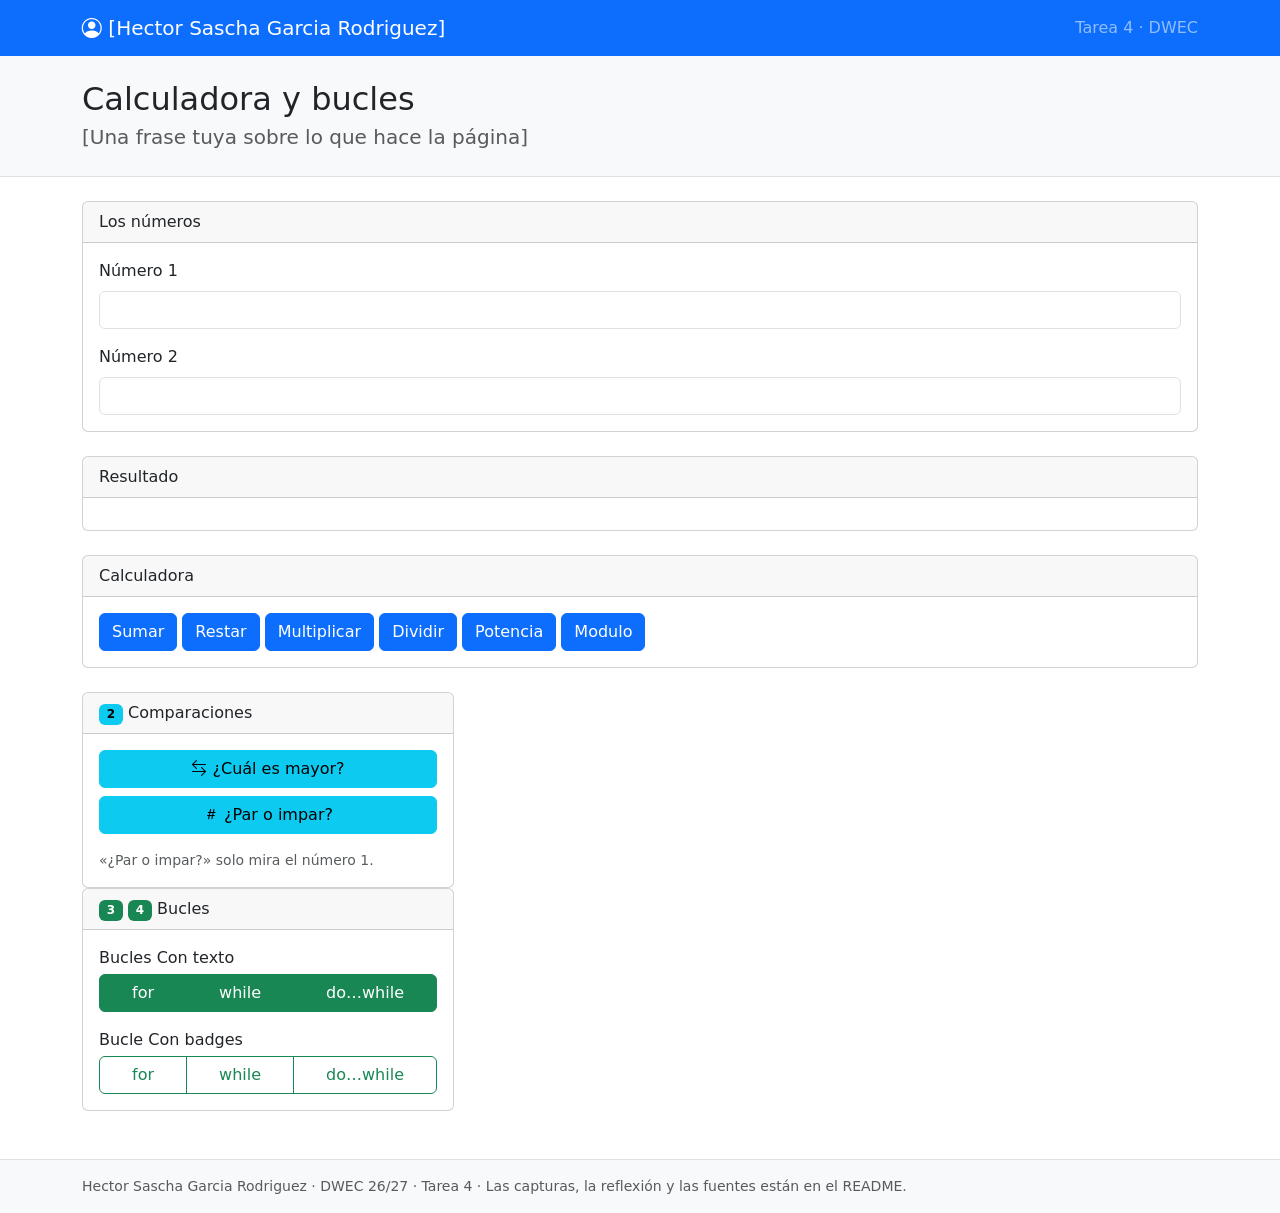
<file: index.html>
<!DOCTYPE html>
<html lang="es">
<head>
  <meta charset="UTF-8">
  <meta name="viewport" content="width=device-width, initial-scale=1">

  <title>Calculadora y bucles · [Hector Sascha Garcia Rodriguez]</title>

  <!-- CSS de Bootstrap -->
  <link href="https://cdn.jsdelivr.net/npm/bootstrap@5.3.8/dist/css/bootstrap.min.css" rel="stylesheet">
  <!-- Iconos de Bootstrap -->
  <link href="https://cdn.jsdelivr.net/npm/bootstrap-icons@1.13.1/font/bootstrap-icons.min.css" rel="stylesheet">
</head>
<body>


  <!-- NAVBAR con tu nombre -->
  <nav class="navbar bg-primary" data-bs-theme="dark">
    <div class="container">
      <span class="navbar-brand"><i class="bi bi-person-circle"></i> [Hector Sascha Garcia Rodriguez]</span>
      <span class="navbar-text">Tarea 4 · DWEC</span>
    </div>
  </nav>

  <!-- CABECERA -->
  <header class="bg-body-tertiary border-bottom py-4 mb-4">
    <div class="container">
      <h1 class="h2 mb-1">Calculadora y bucles</h1>
      <p class="lead mb-0 text-body-secondary">[Una frase tuya sobre lo que hace la página]</p>
    </div>
  </header>

  <main class="container mb-5">



    <section class="card mb-4">
      <div class="card-header">Los números</div>
      <div class="card-body">
        <label for="numero1" class="form-label">Número 1</label>
        <input type="number" id="numero1" class="form-control mb-3">
        <label for="numero2" class="form-label">Número 2</label>
        <input type="number" id="numero2" class="form-control">
      </div>
    </section>

    <!-- RESULTADO. Aquí escriben mostrar(), anadirLinea() y anadirBadge(). No cambies el id -->
    <section class="card mb-4">
      <div class="card-header">Resultado</div>
      <div class="card-body">
        <div id="salida"></div>
      </div>
    </section>

    <!-- EJERCICIO 1 · Calculadora -->
    <section class="card mb-4">
      <div class="card-header">Calculadora</div>
      <div class="card-body">
        <!-- Cada botón llama con onclick a su función de js/app.js, como en la tarea 3 -->
        <button type="button" class="btn btn-primary" onclick="sumar()">Sumar</button>
        <button type="button" class="btn btn-primary" onclick="restar()">Restar</button>
        <button type="button" class="btn btn-primary" onclick="multiplicar()">Multiplicar</button>
        <button type="button" class="btn btn-primary" onclick="dividir()">Dividir</button>
        <button type="button" class="btn btn-primary" onclick="potencia()">Potencia</button>
        <button type="button" class="btn btn-primary" onclick="modulo()">Modulo</button>
        <!-- TODO: los botones Restar, Multiplicar, Dividir, Potencia y Módulo:
                   restar(), multiplicar(), dividir(), potencia() y modulo() -->
      </div>
    </section>
    


                   <div class="col-12 col-md-6 col-lg-4">
      <section class="card h-100">
        <div class="card-header"><span class="badge text-bg-info">2</span> Comparaciones</div>
        <div class="card-body">
          <div class="d-grid gap-2">
            <button type="button" class="btn btn-info" onclick="cualEsMayor()"><i class="bi bi-arrow-left-right"></i> ¿Cuál es mayor?</button>
            <button type="button" class="btn btn-info" onclick="parOImpar()"><i class="bi bi-hash"></i> ¿Par o impar?</button>
          </div>
          <div class="form-text mt-3">«¿Par o impar?» solo mira el número 1.</div>
        </div>
      </section>
    </div>


               <div class="col-12 col-md-6 col-lg-4">
      <section class="card h-100">
        <div class="card-header">
          <span class="badge text-bg-success">3</span> <span class="badge text-bg-success">4</span> Bucles
        </div>
        <div class="card-body">
          <p class="mb-1">Bucles Con texto</p>
          <div class="btn-group w-100 mb-3" role="group" aria-label="Bucles con texto">
            <button type="button" class="btn btn-success" onclick="bucleFor()">for</button>
            <button type="button" class="btn btn-success" onclick="bucleWhile()">while</button>
            <button type="button" class="btn btn-success" onclick="bucleDoWhile()">do…while</button>
          </div>
          <p class="mb-1">Bucle Con badges
            
          </p>
          <div class="btn-group w-100" role="group" aria-label="Bucles con badges">
            <button type="button" class="btn btn-outline-success" onclick="badgesFor()">for</button>
            <button type="button" class="btn btn-outline-success" onclick="badgesWhile()">while</button>
            <button type="button" class="btn btn-outline-success" onclick="badgesDoWhile()">do…while</button>
          </div>
        </div>
      </section>
    </div>

  </div>
</main>

  </main>

  <footer class="bg-body-tertiary border-top py-3">
    <div class="container small text-body-secondary">
      Hector Sascha Garcia Rodriguez · DWEC 26/27 · Tarea 4 · Las capturas, la reflexión y las fuentes están en el README.
    </div>
  </footer>

  <!-- JS de Bootstrap, las funciones de ayuda y, después, tu JavaScript. Este orden importa -->
  <script src="https://cdn.jsdelivr.net/npm/bootstrap@5.3.8/dist/js/bootstrap.bundle.min.js"></script>
  <script src="js/ayudas.js"></script>
  <script src="js/app.js"></script>
</body>
</html>
</file>
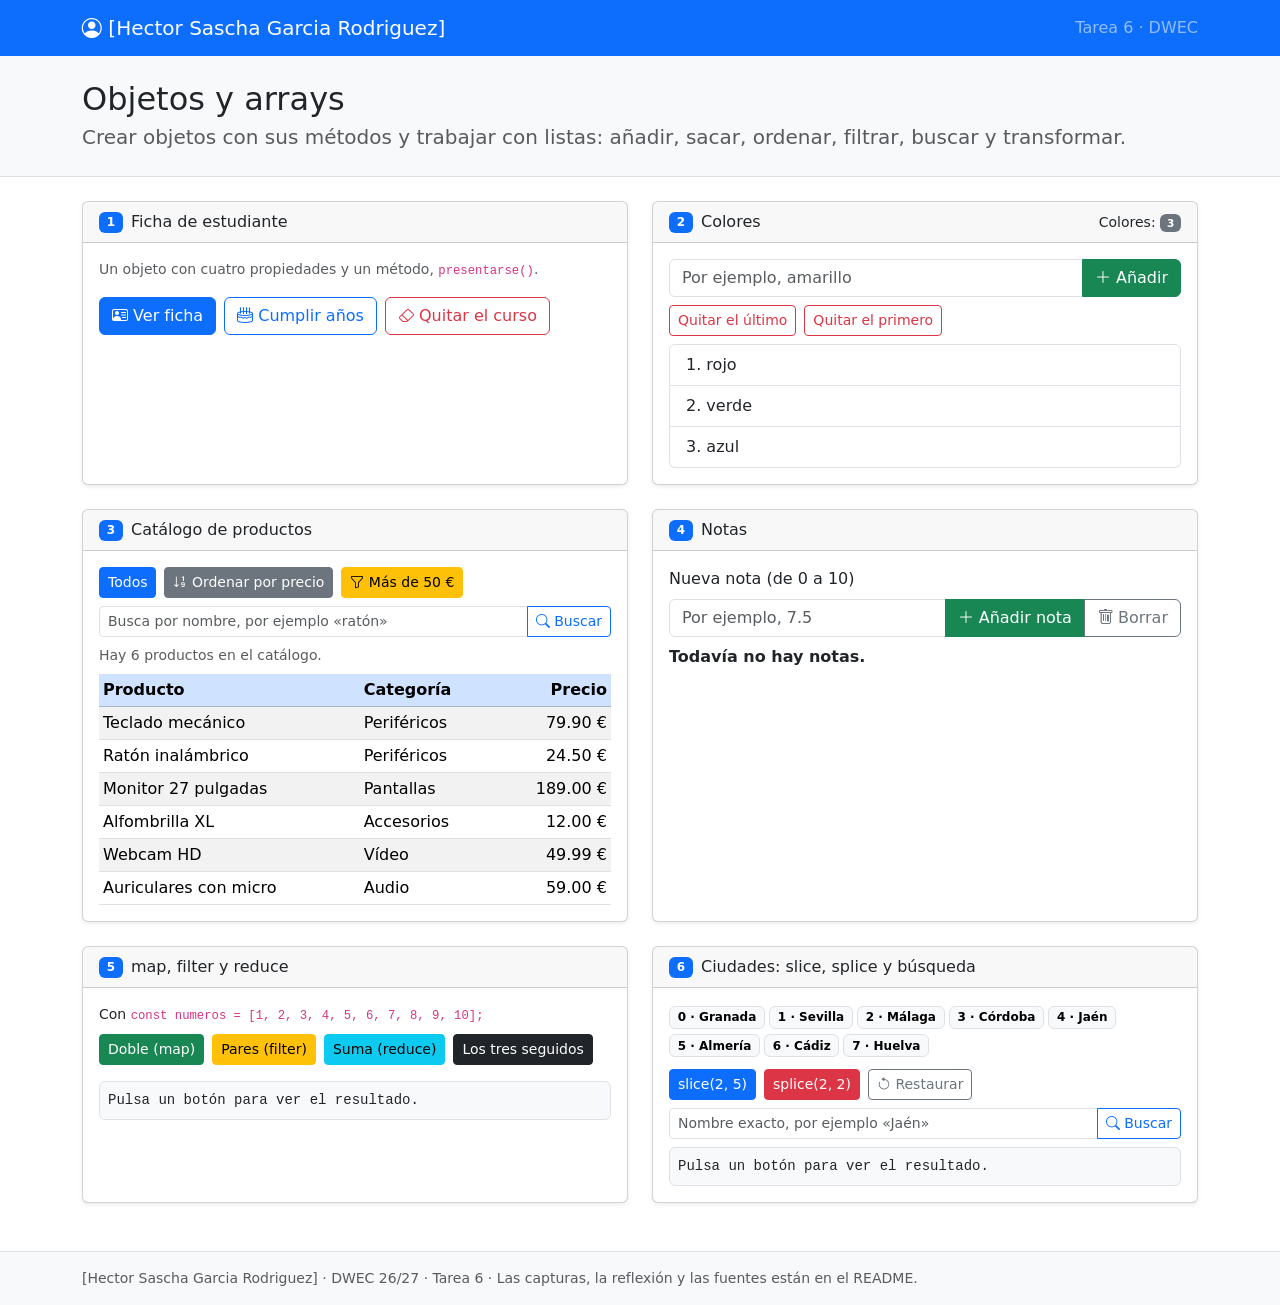
<file: TareaTema6/index.html>
<!DOCTYPE html>
<html lang="es">
<head>
  <meta charset="UTF-8">
  <meta name="viewport" content="width=device-width, initial-scale=1">

  <title>Objetos y arrays · [Hector Sascha Garcia Rodriguez]</title>

  <!-- CSS de Bootstrap -->
  <link href="https://cdn.jsdelivr.net/npm/bootstrap@5.3.8/dist/css/bootstrap.min.css" rel="stylesheet">
  <!-- Iconos de Bootstrap -->
  <link href="https://cdn.jsdelivr.net/npm/bootstrap-icons@1.13.1/font/bootstrap-icons.min.css" rel="stylesheet">
  <!-- Tu JavaScript. Con defer, espera a que se lea todo el HTML antes de ejecutarse: no lo quites -->
  <script src="js/app.js" defer></script>
</head>
<body>

  <!--
    PLANTILLA DE LA TAREA 6
    · El HTML ya está hecho: seis tarjetas, una por ejercicio. Tu trabajo está en js/app.js.
    · No cambies los id que usa el JavaScript (#salida1, #listaColores, #tablaProductos, #notas...)
      ni el onclick de los botones. Si quieres mejorar el aspecto con Bootstrap, adelante, pero manteniéndolos.
    · Todo lo que va entre [corchetes] es un hueco: sustitúyelo por lo tuyo.
  -->

  <!-- NAVBAR con tu nombre -->
  <nav class="navbar bg-primary" data-bs-theme="dark">
    <div class="container">
      <span class="navbar-brand"><i class="bi bi-person-circle"></i> [Hector Sascha Garcia Rodriguez]</span>
      <span class="navbar-text">Tarea 6 · DWEC</span>
    </div>
  </nav>

  <!-- CABECERA -->
  <header class="bg-body-tertiary border-bottom py-4 mb-4">
    <div class="container">
      <h1 class="h2 mb-1">Objetos y arrays</h1>
      <p class="lead mb-0 text-body-secondary">Crear objetos con sus métodos y trabajar con listas: añadir, sacar, ordenar, filtrar, buscar y transformar.</p>
    </div>
  </header>

  <main class="container mb-5">
    <div class="row g-4">

      <!-- EJERCICIO 1 -->
      <div class="col-12 col-lg-6">
        <section class="card h-100 shadow-sm">
          <div class="card-header d-flex align-items-center gap-2">
            <span class="badge text-bg-primary">1</span> Ficha de estudiante
          </div>
          <div class="card-body">
            <p class="small text-body-secondary">Un objeto con cuatro propiedades y un método, <code>presentarse()</code>.</p>
            <div class="d-flex flex-wrap gap-2 mb-3">
              <button type="button" class="btn btn-primary" onclick="verFicha()"><i class="bi bi-person-vcard"></i> Ver ficha</button>
              <button type="button" class="btn btn-outline-primary" onclick="cumplirAnios()"><i class="bi bi-cake2"></i> Cumplir años</button>
              <button type="button" class="btn btn-outline-danger" onclick="quitarCurso()"><i class="bi bi-eraser"></i> Quitar el curso</button>
            </div>
            <div id="salida1"></div>
          </div>
        </section>
      </div>

      <!-- EJERCICIO 2 -->
      <div class="col-12 col-lg-6">
        <section class="card h-100 shadow-sm">
          <div class="card-header d-flex align-items-center gap-2">
            <span class="badge text-bg-primary">2</span> Colores
            <span class="ms-auto small">Colores: <span id="totalColores" class="badge text-bg-secondary">0</span></span>
          </div>
          <div class="card-body">
            <div class="input-group mb-2">
              <input type="text" id="color" class="form-control" placeholder="Por ejemplo, amarillo">
              <button type="button" class="btn btn-success" onclick="anadirColor()"><i class="bi bi-plus-lg"></i> Añadir</button>
            </div>
            <div class="d-flex flex-wrap gap-2 mb-2">
              <button type="button" class="btn btn-outline-danger btn-sm" onclick="quitarUltimo()">Quitar el último</button>
              <button type="button" class="btn btn-outline-danger btn-sm" onclick="quitarPrimero()">Quitar el primero</button>
            </div>
            <p id="aviso2" class="text-danger small mb-2 d-none"></p>
            <ol id="listaColores" class="list-group list-group-numbered"></ol>
          </div>
        </section>
      </div>

      <!-- EJERCICIO 3 -->
      <div class="col-12 col-lg-6">
        <section class="card h-100 shadow-sm">
          <div class="card-header d-flex align-items-center gap-2">
            <span class="badge text-bg-primary">3</span> Catálogo de productos
          </div>
          <div class="card-body">
            <div class="d-flex flex-wrap gap-2 mb-2">
              <button type="button" class="btn btn-primary btn-sm" onclick="mostrarProductos()">Todos</button>
              <button type="button" class="btn btn-secondary btn-sm" onclick="ordenarPorPrecio()"><i class="bi bi-sort-numeric-down"></i> Ordenar por precio</button>
              <button type="button" class="btn btn-warning btn-sm" onclick="filtrarCaros()"><i class="bi bi-funnel"></i> Más de 50 €</button>
            </div>
            <div class="input-group input-group-sm mb-2">
              <input type="text" id="buscarProducto" class="form-control" placeholder="Busca por nombre, por ejemplo «ratón»">
              <button type="button" class="btn btn-outline-primary" onclick="buscarProducto()"><i class="bi bi-search"></i> Buscar</button>
            </div>
            <p id="mensaje3" class="small text-body-secondary mb-2"></p>
            <div class="table-responsive">
              <table class="table table-sm table-striped align-middle mb-0">
                <thead class="table-primary">
                  <tr><th scope="col">Producto</th><th scope="col">Categoría</th><th scope="col" class="text-end">Precio</th></tr>
                </thead>
                <tbody id="tablaProductos"></tbody>
              </table>
            </div>
          </div>
        </section>
      </div>

      <!-- EJERCICIO 4 -->
      <div class="col-12 col-lg-6">
        <section class="card h-100 shadow-sm">
          <div class="card-header d-flex align-items-center gap-2">
            <span class="badge text-bg-primary">4</span> Notas
          </div>
          <div class="card-body">
            <label for="nota" class="form-label">Nueva nota (de 0 a 10)</label>
            <div class="input-group mb-2">
              <input type="number" id="nota" class="form-control" min="0" max="10" step="0.25" placeholder="Por ejemplo, 7.5">
              <button type="button" class="btn btn-success" onclick="anadirNota()"><i class="bi bi-plus-lg"></i> Añadir nota</button>
              <button type="button" class="btn btn-outline-secondary" onclick="borrarNotas()"><i class="bi bi-trash"></i> Borrar</button>
            </div>
            <p id="error4" class="text-danger small mb-2 d-none"></p>
            <div id="notas" class="mb-2"></div>
            <p id="media" class="fw-semibold mb-0"></p>
          </div>
        </section>
      </div>

      <!-- EJERCICIO 5 -->
      <div class="col-12 col-lg-6">
        <section class="card h-100 shadow-sm">
          <div class="card-header d-flex align-items-center gap-2">
            <span class="badge text-bg-primary">5</span> map, filter y reduce
          </div>
          <div class="card-body">
            <p class="small mb-2">Con <code>const numeros = [1, 2, 3, 4, 5, 6, 7, 8, 9, 10];</code></p>
            <div class="d-flex flex-wrap gap-2 mb-3">
              <button type="button" class="btn btn-success btn-sm" onclick="verDobles()">Doble (map)</button>
              <button type="button" class="btn btn-warning btn-sm" onclick="verPares()">Pares (filter)</button>
              <button type="button" class="btn btn-info btn-sm" onclick="verSuma()">Suma (reduce)</button>
              <button type="button" class="btn btn-dark btn-sm" onclick="verCadena()">Los tres seguidos</button>
            </div>
            <div id="salida5" class="bg-body-tertiary border rounded p-2 small font-monospace">Pulsa un botón para ver el resultado.</div>
          </div>
        </section>
      </div>

      <!-- EJERCICIO 6 -->
      <div class="col-12 col-lg-6">
        <section class="card h-100 shadow-sm">
          <div class="card-header d-flex align-items-center gap-2">
            <span class="badge text-bg-primary">6</span> Ciudades: slice, splice y búsqueda
          </div>
          <div class="card-body">
            <div id="ciudades" class="mb-2"></div>
            <div class="d-flex flex-wrap gap-2 mb-2">
              <button type="button" class="btn btn-primary btn-sm" onclick="verSlice()">slice(2, 5)</button>
              <button type="button" class="btn btn-danger btn-sm" onclick="hacerSplice()">splice(2, 2)</button>
              <button type="button" class="btn btn-outline-secondary btn-sm" onclick="restaurarCiudades()"><i class="bi bi-arrow-counterclockwise"></i> Restaurar</button>
            </div>
            <div class="input-group input-group-sm mb-2">
              <input type="text" id="buscarCiudad" class="form-control" placeholder="Nombre exacto, por ejemplo «Jaén»">
              <button type="button" class="btn btn-outline-primary" onclick="buscarCiudad()"><i class="bi bi-search"></i> Buscar</button>
            </div>
            <div id="salida6" class="bg-body-tertiary border rounded p-2 small font-monospace">Pulsa un botón para ver el resultado.</div>
          </div>
        </section>
      </div>

    </div>
  </main>

  <footer class="bg-body-tertiary border-top py-3">
    <div class="container small text-body-secondary">
      [Hector Sascha Garcia Rodriguez] · DWEC 26/27 · Tarea 6 · Las capturas, la reflexión y las fuentes están en el README.
    </div>
  </footer>

  <!-- JS de Bootstrap -->
  <script src="https://cdn.jsdelivr.net/npm/bootstrap@5.3.8/dist/js/bootstrap.bundle.min.js"></script>
</body>
</html>
</file>
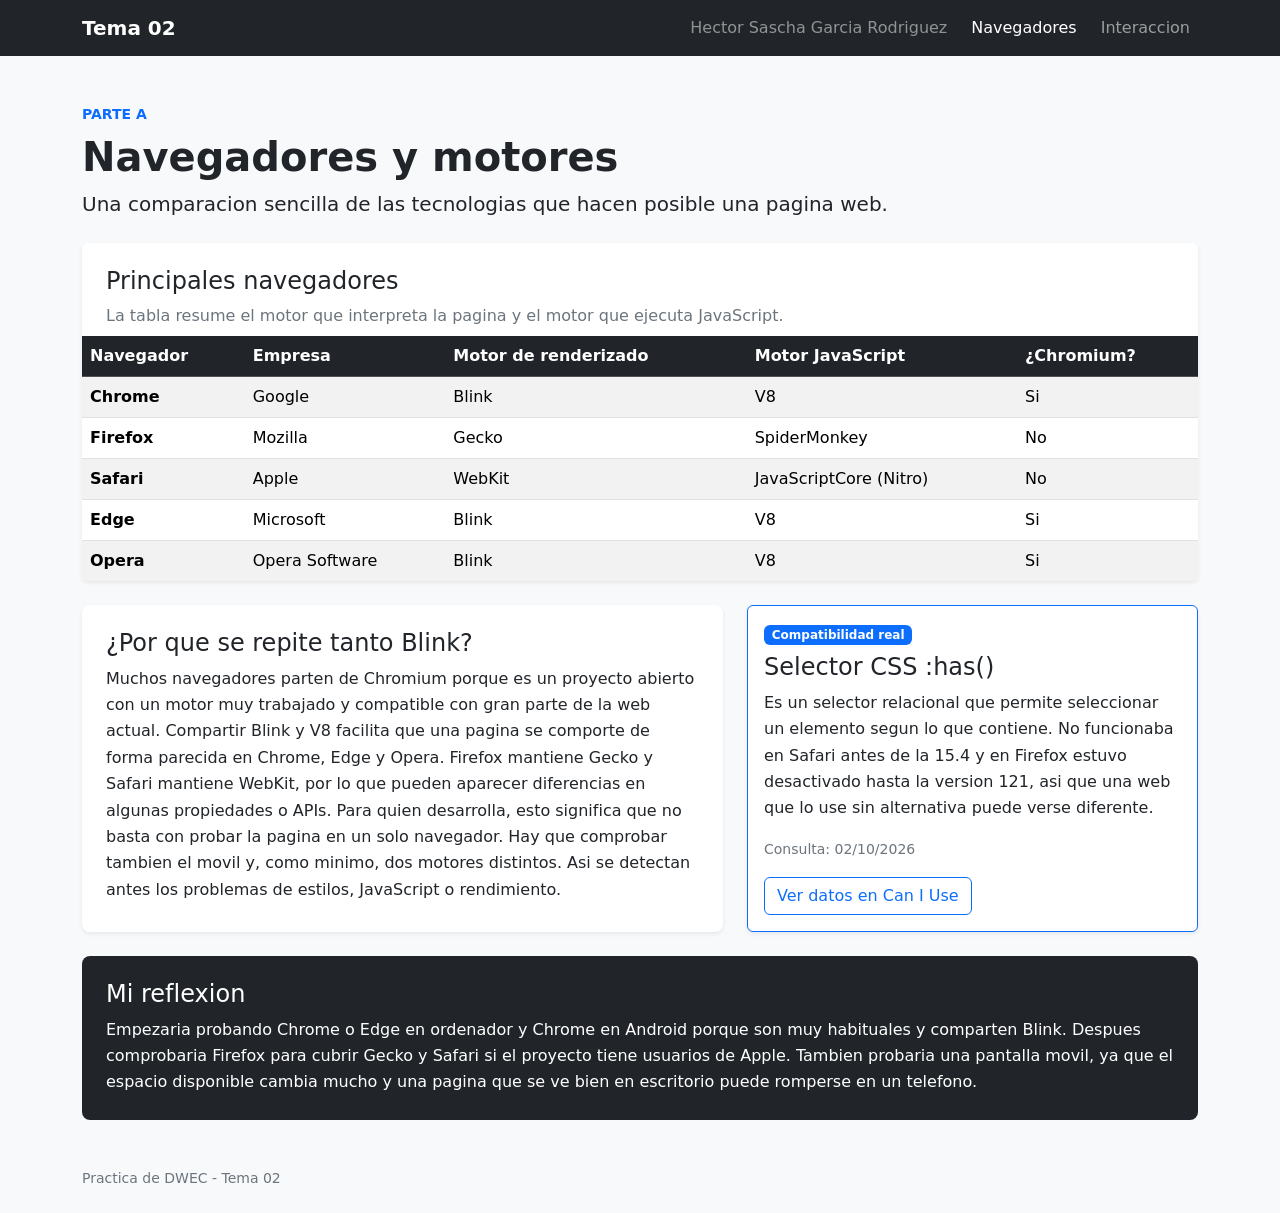
<file: tema02/index.html>
<!doctype html>
<html lang="es">
  <head>
    <!-- Codificacion de caracteres para que se vean bien las tildes. -->
    <meta charset="utf-8">
    <!-- Esta etiqueta hace que el diseno se adapte al ancho del movil. -->
    <meta name="viewport" content="width=device-width, initial-scale=1">
    <title>Navegadores y motores | Tema 02</title>

    <!--
      Bootstrap se carga desde un CDN. Por eso no vemos todo su CSS dentro
      del proyecto: las clases container, navbar, table, card, btn, etc.
      vienen de este archivo externo.
    -->
    <link
      href="https://cdn.jsdelivr.net/npm/bootstrap@5.3.8/dist/css/bootstrap.min.css"
      rel="stylesheet"
      crossorigin="anonymous"
    >
    <!-- Iconos de Bootstrap, incluidos en la plantilla base de la asignatura. -->
    <link
      href="https://cdn.jsdelivr.net/npm/bootstrap-icons@1.13.1/font/bootstrap-icons.min.css"
      rel="stylesheet"
    >

    <!-- Estos estilos son pequenos ajustes propios sobre Bootstrap. -->
    <link rel="stylesheet" href="css/estilos.css">
  </head>

  <body class="bg-light">
    <!-- La misma barra aparece en las dos paginas de la practica. -->
    <nav class="navbar navbar-expand-lg navbar-dark bg-dark" aria-label="Navegacion principal">
      <!-- container centra el contenido y limita su anchura. -->
      <div class="container">
        <a class="navbar-brand fw-semibold" href="index.html">Tema 02</a>

        <!-- El boton permite abrir el menu en pantallas pequenas. -->
        <button
          class="navbar-toggler"
          type="button"
          data-bs-toggle="collapse"
          data-bs-target="#menuPrincipal"
          aria-controls="menuPrincipal"
          aria-expanded="false"
          aria-label="Mostrar navegacion"
        >
          <span class="navbar-toggler-icon"></span>
        </button>

        <!-- collapse y navbar-collapse hacen que el menu se pliegue en movil. -->
        <div class="collapse navbar-collapse" id="menuPrincipal">
          <ul class="navbar-nav ms-auto align-items-lg-center gap-lg-2">
            <li class="nav-item">
              <span class="nav-link text-white-50">Hector Sascha Garcia Rodriguez</span>
            </li>
            <li class="nav-item"><a class="nav-link active" aria-current="page" href="index.html">Navegadores</a></li>
            <li class="nav-item"><a class="nav-link" href="interaccion.html">Interaccion</a></li>
          </ul>
        </div>
      </div>
    </nav>

    <!--
      container, row y col-* son clases de la cuadricula de Bootstrap.
      py-4 y py-md-5 anaden espacio vertical distinto segun la pantalla.
    -->
    <main class="container py-4 py-md-5">
      <!-- Encabezado breve para situar la parte A de la practica. -->
      <header class="mb-4">
        <p class="text-uppercase small fw-bold text-primary mb-2">Parte A</p>
        <h1 class="display-6 fw-bold">Navegadores y motores</h1>
        <p class="lead mb-0">Una comparacion sencilla de las tecnologias que hacen posible una pagina web.</p>
      </header>

      <section class="row g-4" aria-labelledby="tabla-navegadores">
        <div class="col-12">
          <!-- card crea el panel visual; shadow-sm y border-0 son utilidades Bootstrap. -->
          <div class="card shadow-sm border-0">
            <div class="card-body p-0">
              <div class="p-4 pb-2">
                <h2 id="tabla-navegadores" class="h4">Principales navegadores</h2>
                <p class="text-secondary mb-0">La tabla resume el motor que interpreta la pagina y el motor que ejecuta JavaScript.</p>
              </div>

              <!-- table-responsive evita que la tabla provoque scroll horizontal en el movil. -->
              <div class="table-responsive">
                <!-- table, table-striped y table-hover dan formato a la tabla. -->
                <table class="table table-striped table-hover align-middle mb-0">
                  <caption class="visually-hidden">Comparacion de navegadores y sus motores</caption>
                  <thead class="table-dark">
                    <tr>
                      <th scope="col">Navegador</th>
                      <th scope="col">Empresa</th>
                      <th scope="col">Motor de renderizado</th>
                      <th scope="col">Motor JavaScript</th>
                      <th scope="col">¿Chromium?</th>
                    </tr>
                  </thead>
                  <tbody>
                    <tr><th scope="row">Chrome</th><td>Google</td><td>Blink</td><td>V8</td><td>Si</td></tr>
                    <tr><th scope="row">Firefox</th><td>Mozilla</td><td>Gecko</td><td>SpiderMonkey</td><td>No</td></tr>
                    <tr><th scope="row">Safari</th><td>Apple</td><td>WebKit</td><td>JavaScriptCore (Nitro)</td><td>No</td></tr>
                    <tr><th scope="row">Edge</th><td>Microsoft</td><td>Blink</td><td>V8</td><td>Si</td></tr>
                    <tr><th scope="row">Opera</th><td>Opera Software</td><td>Blink</td><td>V8</td><td>Si</td></tr>
                  </tbody>
                </table>
              </div>
            </div>
          </div>
        </div>

        <!-- El texto es propio y conecta la tabla con el trabajo de desarrollo. -->
        <div class="col-12 col-lg-7">
          <article class="h-100 bg-white rounded-3 shadow-sm p-4">
            <h2 class="h4">¿Por que se repite tanto Blink?</h2>
            <p class="mb-0">Muchos navegadores parten de Chromium porque es un proyecto abierto con un motor muy trabajado y compatible con gran parte de la web actual. Compartir Blink y V8 facilita que una pagina se comporte de forma parecida en Chrome, Edge y Opera. Firefox mantiene Gecko y Safari mantiene WebKit, por lo que pueden aparecer diferencias en algunas propiedades o APIs. Para quien desarrolla, esto significa que no basta con probar la pagina en un solo navegador. Hay que comprobar tambien el movil y, como minimo, dos motores distintos. Asi se detectan antes los problemas de estilos, JavaScript o rendimiento.</p>
          </article>
        </div>

        <!-- Ejemplo contrastado con Can I Use, como pide el enunciado. -->
        <div class="col-12 col-lg-5">
          <article class="card h-100 border-primary shadow-sm">
            <div class="card-body">
              <span class="badge text-bg-primary mb-2">Compatibilidad real</span>
              <h2 class="h4 card-title">Selector CSS :has()</h2>
              <p class="card-text">Es un selector relacional que permite seleccionar un elemento segun lo que contiene. No funcionaba en Safari antes de la 15.4 y en Firefox estuvo desactivado hasta la version 121, asi que una web que lo use sin alternativa puede verse diferente.</p>
              <p class="small text-secondary mb-3">Consulta: 02/10/2026</p>
              <a class="btn btn-outline-primary" href="https://caniuse.com/css-has" target="_blank" rel="noopener noreferrer">Ver datos en Can I Use</a>
            </div>
          </article>
        </div>

        <div class="col-12">
          <article class="bg-dark text-white rounded-3 p-4">
            <h2 class="h4">Mi reflexion</h2>
            <p class="mb-0">Empezaria probando Chrome o Edge en ordenador y Chrome en Android porque son muy habituales y comparten Blink. Despues comprobaria Firefox para cubrir Gecko y Safari si el proyecto tiene usuarios de Apple. Tambien probaria una pantalla movil, ya que el espacio disponible cambia mucho y una pagina que se ve bien en escritorio puede romperse en un telefono.</p>
          </article>
        </div>
      </section>
    </main>

    <footer class="container pb-4 text-secondary small">
      <!-- El footer no es obligatorio, pero ayuda a cerrar la pagina con sencillez. -->
      Practica de DWEC - Tema 02
    </footer>

    <!-- Bootstrap necesita su JavaScript para el menu responsive. -->
    <script
      src="https://cdn.jsdelivr.net/npm/bootstrap@5.3.8/dist/js/bootstrap.bundle.min.js"
      crossorigin="anonymous"
    ></script>
  </body>
</html>
</file>
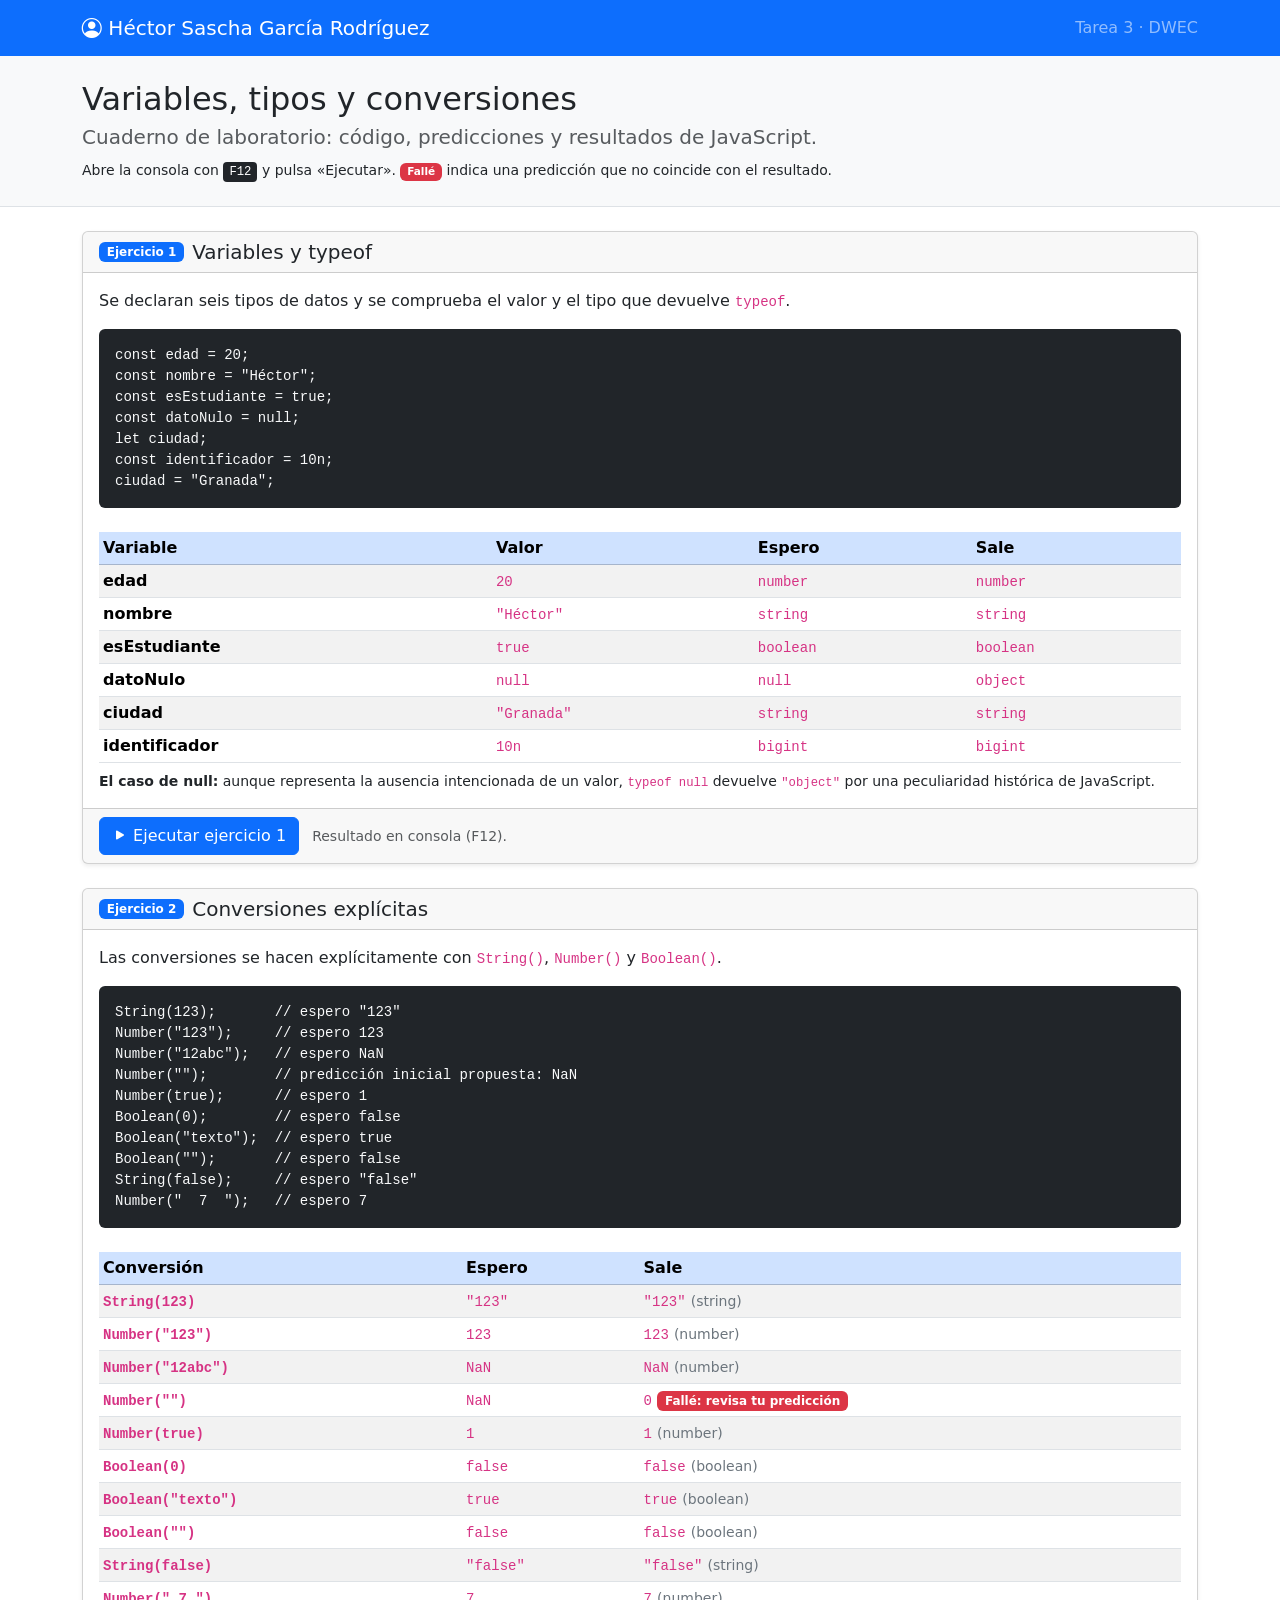
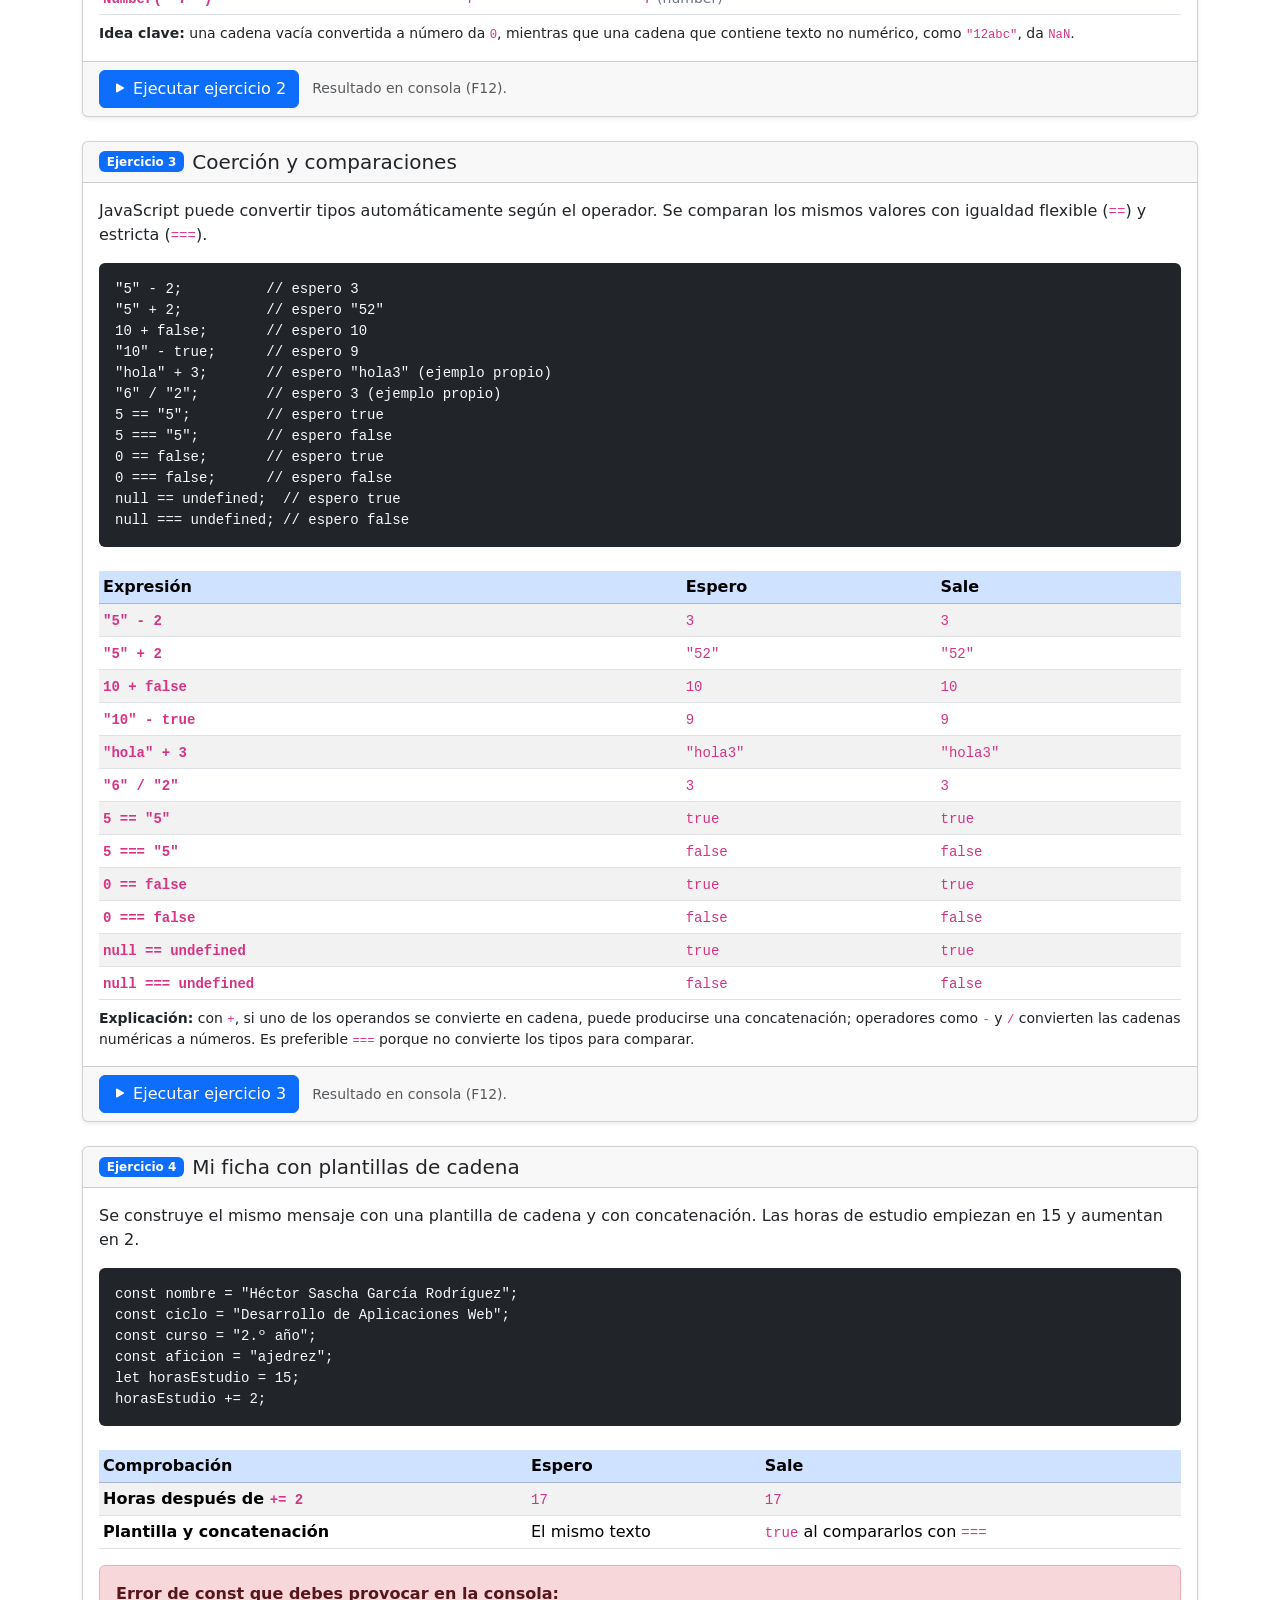
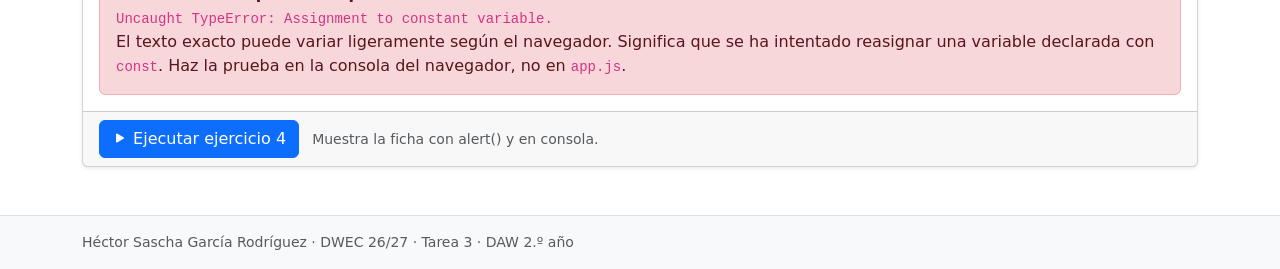
<file: tema03/index.html>
<!DOCTYPE html>
<html lang="es">
<head>
  <meta charset="UTF-8">
  <meta name="viewport" content="width=device-width, initial-scale=1">
  <title>Variables, tipos y conversiones · Héctor Sascha García Rodríguez</title>
  <link href="https://cdn.jsdelivr.net/npm/bootstrap@5.3.8/dist/css/bootstrap.min.css" rel="stylesheet">
  <link href="https://cdn.jsdelivr.net/npm/bootstrap-icons@1.13.1/font/bootstrap-icons.min.css" rel="stylesheet">
</head>
<body>
  <nav class="navbar bg-primary" data-bs-theme="dark">
    <div class="container">
      <span class="navbar-brand"><i class="bi bi-person-circle"></i> Héctor Sascha García Rodríguez</span>
      <span class="navbar-text">Tarea 3 · DWEC</span>
    </div>
  </nav>

  <header class="bg-body-tertiary border-bottom py-4 mb-4">
    <div class="container">
      <h1 class="h2 mb-1">Variables, tipos y conversiones</h1>
      <p class="lead mb-2 text-body-secondary">Cuaderno de laboratorio: código, predicciones y resultados de JavaScript.</p>
      <p class="mb-0 small">Abre la consola con <kbd>F12</kbd> y pulsa «Ejecutar». <span class="badge text-bg-danger">Fallé</span> indica una predicción que no coincide con el resultado.</p>
    </div>
  </header>

  <main class="container mb-5">
    <section class="card mb-4 shadow-sm">
    <div class="card-header d-flex align-items-center gap-2">
        <span class="badge text-bg-primary">Ejercicio 1</span><h2 class="h5 mb-0">Variables y typeof</h2>
      </div>
      <div class="card-body">
        <p>Se declaran seis tipos de datos y se comprueba el valor y el tipo que devuelve <code>typeof</code>.</p>
        <pre class="bg-dark text-light p-3 rounded small mb-4"><code>const edad = 20;
const nombre = "Héctor";
const esEstudiante = true;
const datoNulo = null;
let ciudad;
const identificador = 10n;
ciudad = "Granada";</code></pre>
        <div class="table-responsive">
          <table class="table table-sm table-striped align-middle mb-2">
            <thead class="table-primary"><tr><th>Variable</th><th>Valor</th><th>Espero</th><th>Sale</th></tr></thead>
            <tbody>
              <tr><th>edad</th><td><code>20</code></td><td><code>number</code></td><td><code>number</code></td></tr>
              <tr><th>nombre</th><td><code>"Héctor"</code></td><td><code>string</code></td><td><code>string</code></td></tr>
              <tr><th>esEstudiante</th><td><code>true</code></td><td><code>boolean</code></td><td><code>boolean</code></td></tr>
              <tr><th>datoNulo</th><td><code>null</code></td><td><code>null</code></td><td><code>object</code></td></tr>
              <tr><th>ciudad</th><td><code>"Granada"</code></td><td><code>string</code></td><td><code>string</code></td></tr>
              <tr><th>identificador</th><td><code>10n</code></td><td><code>bigint</code></td><td><code>bigint</code></td></tr>
            </tbody>
          </table>
        </div>
        <p class="small mb-0"><strong>El caso de null:</strong> aunque representa la ausencia intencionada de un valor, <code>typeof null</code> devuelve <code>"object"</code> por una peculiaridad histórica de JavaScript.</p>
      </div>
      <div class="card-footer"><button type="button" class="btn btn-primary" onclick="ejercicio1()"><i class="bi bi-play-fill"></i> Ejecutar ejercicio 1</button> <span class="small text-body-secondary ms-2">Resultado en consola (F12).</span></div>
    </section>

    <section class="card mb-4 shadow-sm">
      <div class="card-header d-flex align-items-center gap-2"><span class="badge text-bg-primary">Ejercicio 2</span><h2 class="h5 mb-0">Conversiones explícitas</h2></div>
      <div class="card-body">  
        <p>Las conversiones se hacen explícitamente con <code>String()</code>, <code>Number()</code> y <code>Boolean()</code>.</p>
        <pre class="bg-dark text-light p-3 rounded small mb-4"><code>String(123);       // espero "123"
Number("123");     // espero 123
Number("12abc");   // espero NaN
Number("");        // predicción inicial propuesta: NaN
Number(true);      // espero 1
Boolean(0);        // espero false
Boolean("texto");  // espero true
Boolean("");       // espero false
String(false);     // espero "false"
Number("  7  ");   // espero 7</code></pre>
        <div class="table-responsive"><table class="table table-sm table-striped align-middle mb-2">
          <thead class="table-primary"><tr><th>Conversión</th><th>Espero</th><th>Sale</th></tr></thead>
          <tbody>
            <tr><th><code>String(123)</code></th><td><code>"123"</code></td><td><code>"123"</code> <small class="text-secondary">(string)</small></td></tr>
            <tr><th><code>Number("123")</code></th><td><code>123</code></td><td><code>123</code> <small class="text-secondary">(number)</small></td></tr>
            <tr><th><code>Number("12abc")</code></th><td><code>NaN</code></td><td><code>NaN</code> <small class="text-secondary">(number)</small></td></tr>
            <tr><th><code>Number("")</code></th><td><code>NaN</code></td><td><code>0</code> <span class="badge text-bg-danger">Fallé: revisa tu predicción</span></td></tr>
            <tr><th><code>Number(true)</code></th><td><code>1</code></td><td><code>1</code> <small class="text-secondary">(number)</small></td></tr>
            <tr><th><code>Boolean(0)</code></th><td><code>false</code></td><td><code>false</code> <small class="text-secondary">(boolean)</small></td></tr>
            <tr><th><code>Boolean("texto")</code></th><td><code>true</code></td><td><code>true</code> <small class="text-secondary">(boolean)</small></td></tr>
            <tr><th><code>Boolean("")</code></th><td><code>false</code></td><td><code>false</code> <small class="text-secondary">(boolean)</small></td></tr>
            <tr><th><code>String(false)</code></th><td><code>"false"</code></td><td><code>"false"</code> <small class="text-secondary">(string)</small></td></tr>
            <tr><th><code>Number("  7  ")</code></th><td><code>7</code></td><td><code>7</code> <small class="text-secondary">(number)</small></td></tr>
          </tbody>
        </table></div>
        <p class="small mb-0"><strong>Idea clave:</strong> una cadena vacía convertida a número da <code>0</code>, mientras que una cadena que contiene texto no numérico, como <code>"12abc"</code>, da <code>NaN</code>.</p>
      </div>
      <div class="card-footer"><button type="button" class="btn btn-primary" onclick="ejercicio2()"><i class="bi bi-play-fill"></i> Ejecutar ejercicio 2</button> <span class="small text-body-secondary ms-2">Resultado en consola (F12).</span></div>
    </section>

    <section class="card mb-4 shadow-sm">
      <div class="card-header d-flex align-items-center gap-2"><span class="badge text-bg-primary">Ejercicio 3</span><h2 class="h5 mb-0">Coerción y comparaciones</h2></div>
      <div class="card-body">
        <p>JavaScript puede convertir tipos automáticamente según el operador. Se comparan los mismos valores con igualdad flexible (<code>==</code>) y estricta (<code>===</code>).</p>
        <pre class="bg-dark text-light p-3 rounded small mb-4"><code>"5" - 2;          // espero 3
"5" + 2;          // espero "52"
10 + false;       // espero 10
"10" - true;      // espero 9
"hola" + 3;       // espero "hola3" (ejemplo propio)
"6" / "2";        // espero 3 (ejemplo propio)
5 == "5";         // espero true
5 === "5";        // espero false
0 == false;       // espero true
0 === false;      // espero false
null == undefined;  // espero true
null === undefined; // espero false</code></pre>
        <div class="table-responsive"><table class="table table-sm table-striped align-middle mb-2">
          <thead class="table-primary"><tr><th>Expresión</th><th>Espero</th><th>Sale</th></tr></thead>
          <tbody>
            <tr><th><code>"5" - 2</code></th><td><code>3</code></td><td><code>3</code></td></tr>
            <tr><th><code>"5" + 2</code></th><td><code>"52"</code></td><td><code>"52"</code></td></tr>
            <tr><th><code>10 + false</code></th><td><code>10</code></td><td><code>10</code></td></tr>
            <tr><th><code>"10" - true</code></th><td><code>9</code></td><td><code>9</code></td></tr>
            <tr><th><code>"hola" + 3</code></th><td><code>"hola3"</code></td><td><code>"hola3"</code></td></tr>
            <tr><th><code>"6" / "2"</code></th><td><code>3</code></td><td><code>3</code></td></tr>
            <tr><th><code>5 == "5"</code></th><td><code>true</code></td><td><code>true</code></td></tr>
            <tr><th><code>5 === "5"</code></th><td><code>false</code></td><td><code>false</code></td></tr>
            <tr><th><code>0 == false</code></th><td><code>true</code></td><td><code>true</code></td></tr>
            <tr><th><code>0 === false</code></th><td><code>false</code></td><td><code>false</code></td></tr>
            <tr><th><code>null == undefined</code></th><td><code>true</code></td><td><code>true</code></td></tr>
            <tr><th><code>null === undefined</code></th><td><code>false</code></td><td><code>false</code></td></tr>
          </tbody>
        </table></div>
        <p class="small mb-0"><strong>Explicación:</strong> con <code>+</code>, si uno de los operandos se convierte en cadena, puede producirse una concatenación; operadores como <code>-</code> y <code>/</code> convierten las cadenas numéricas a números. Es preferible <code>===</code> porque no convierte los tipos para comparar.</p>
      </div>
      <div class="card-footer"><button type="button" class="btn btn-primary" onclick="ejercicio3()"><i class="bi bi-play-fill"></i> Ejecutar ejercicio 3</button> <span class="small text-body-secondary ms-2">Resultado en consola (F12).</span></div>
    </section>

    <section class="card mb-4 shadow-sm">
      <div class="card-header d-flex align-items-center gap-2"><span class="badge text-bg-primary">Ejercicio 4</span><h2 class="h5 mb-0">Mi ficha con plantillas de cadena</h2></div>
      <div class="card-body">
        <p>Se construye el mismo mensaje con una plantilla de cadena y con concatenación. Las horas de estudio empiezan en 15 y aumentan en 2.</p>
        <pre class="bg-dark text-light p-3 rounded small mb-4"><code>const nombre = "Héctor Sascha García Rodríguez";
const ciclo = "Desarrollo de Aplicaciones Web";
const curso = "2.º año";
const aficion = "ajedrez";
let horasEstudio = 15;
horasEstudio += 2;</code></pre>
       <div class="table-responsive"><table class="table table-sm table-striped align-middle mb-3">
          <thead class="table-primary"><tr><th>Comprobación</th><th>Espero</th><th>Sale</th></tr></thead>
          <tbody>
            <tr><th>Horas después de <code>+= 2</code></th><td><code>17</code></td><td><code>17</code></td></tr>
            <tr><th>Plantilla y concatenación</th><td>El mismo texto</td><td><code>true</code> al compararlos con <code>===</code></td></tr>
          </tbody>
        </table></div>
        <div class="alert alert-danger mb-0" role="alert"><strong>Error de const que debes provocar en la consola:</strong><br><code>Uncaught TypeError: Assignment to constant variable.</code><br>El texto exacto puede variar ligeramente según el navegador. Significa que se ha intentado reasignar una variable declarada con <code>const</code>. Haz la prueba en la consola del navegador, no en <code>app.js</code>.</div>
      </div>
      <div class="card-footer"><button type="button" class="btn btn-primary" onclick="ejercicio4()"><i class="bi bi-play-fill"></i> Ejecutar ejercicio 4</button> <span class="small text-body-secondary ms-2">Muestra la ficha con alert() y en consola.</span></div>
    </section>
  </main>

  <footer class="bg-body-tertiary border-top py-3">
    <div class="container small text-body-secondary">Héctor Sascha García Rodríguez · DWEC 26/27 · Tarea 3 · DAW 2.º año</div>
  </footer>
  <script src="https://cdn.jsdelivr.net/npm/bootstrap@5.3.8/dist/js/bootstrap.bundle.min.js"></script>
  <script src="js/app.js"></script>
</body>
</html>
</file>
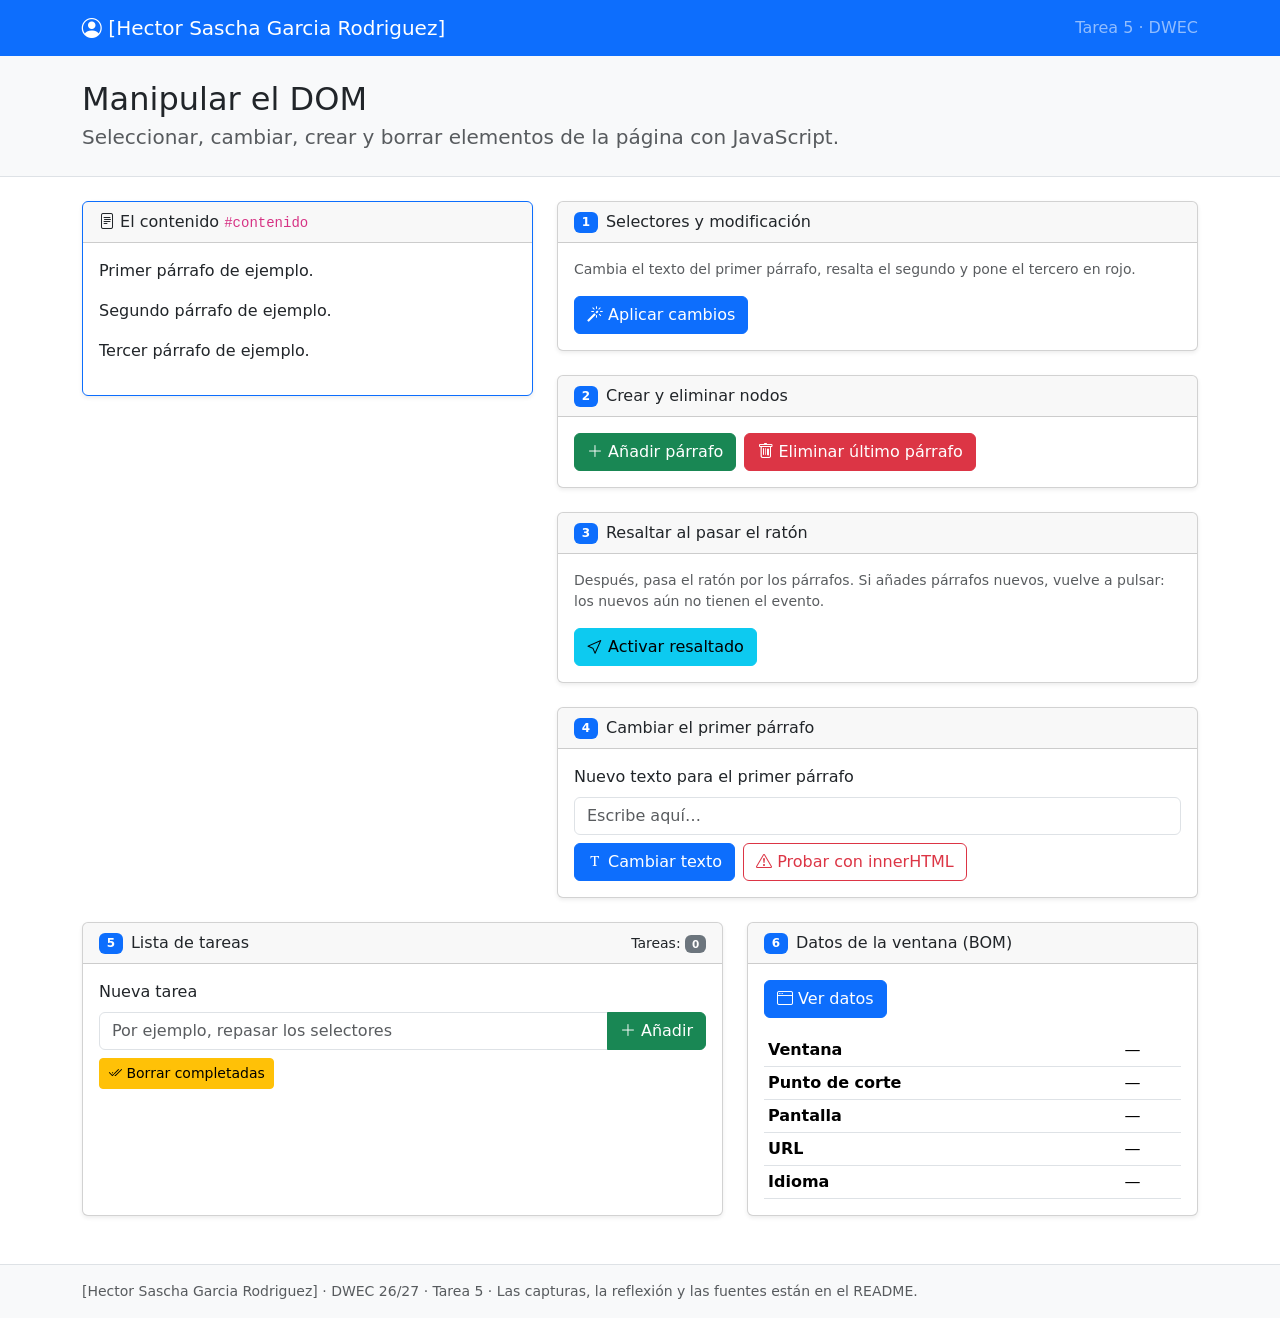
<file: tema05/index.html>
<!DOCTYPE html>
<html lang="es">
<head>
  <meta charset="UTF-8">
  <meta name="viewport" content="width=device-width, initial-scale=1">
  <!-- Cambia [Tu nombre] por tu nombre -->
  <title>Manipular el DOM · [Tu nombre]</title>

  <!-- CSS de Bootstrap -->
  <link href="https://cdn.jsdelivr.net/npm/bootstrap@5.3.8/dist/css/bootstrap.min.css" rel="stylesheet">
  <!-- Iconos de Bootstrap -->
  <link href="https://cdn.jsdelivr.net/npm/bootstrap-icons@1.13.1/font/bootstrap-icons.min.css" rel="stylesheet">
  <!-- Tu JavaScript. Con defer, espera a que se lea todo el HTML antes de ejecutarse: no lo quites -->
  <script src="js/app.js" defer></script>
</head>
<body>

  <!--
    PLANTILLA DE LA TAREA 5
    · Esta vez el HTML ya está hecho: es la página que vas a manipular desde js/app.js.
    · No cambies los id ni las clases que usa el JavaScript (#contenido, #primero, .segundo, #nuevoTexto...).
      Si quieres mejorar el aspecto con Bootstrap, adelante, pero manteniéndolos.
    · Todo lo que va entre [corchetes] es un hueco: sustitúyelo por lo tuyo.
  -->

  <!-- NAVBAR con tu nombre -->
  <nav class="navbar bg-primary" data-bs-theme="dark">
    <div class="container">
      <span class="navbar-brand"><i class="bi bi-person-circle"></i> [Hector Sascha Garcia Rodriguez]</span>
      <span class="navbar-text">Tarea 5 · DWEC</span>
    </div>
  </nav>

  <!-- CABECERA -->
  <header class="bg-body-tertiary border-bottom py-4 mb-4">
    <div class="container">
      <h1 class="h2 mb-1">Manipular el DOM</h1>
      <p class="lead mb-0 text-body-secondary">Seleccionar, cambiar, crear y borrar elementos de la página con JavaScript.</p>
    </div>
  </header>

  <main class="container mb-5">

    <!-- FILA 1: los párrafos y los ejercicios 1 a 4, que trabajan sobre ellos -->
    <div class="row g-4 mb-4">

      <div class="col-12 col-lg-5">
        <section class="card shadow-sm border-primary sticky-lg-top">
          <div class="card-header"><i class="bi bi-file-text"></i> El contenido <code>#contenido</code></div>
          <div class="card-body">
            <div id="contenido">
              <p id="primero">Primer párrafo de ejemplo.</p>
              <p class="segundo">Segundo párrafo de ejemplo.</p>
              <p>Tercer párrafo de ejemplo.</p>
            </div>
          </div>
        </section>
      </div>

      <div class="col-12 col-lg-7">

        <!-- EJERCICIO 1 -->
        <section class="card shadow-sm mb-4">
          <div class="card-header d-flex align-items-center gap-2">
            <span class="badge text-bg-primary">1</span> Selectores y modificación
          </div>
          <div class="card-body">
            <p class="small text-body-secondary">Cambia el texto del primer párrafo, resalta el segundo y pone el tercero en rojo.</p>
            <button type="button" class="btn btn-primary" onclick="aplicarCambios()">
              <i class="bi bi-magic"></i> Aplicar cambios
            </button>
          </div>
        </section>

        <!-- EJERCICIO 2 -->
        <section class="card shadow-sm mb-4">
          <div class="card-header d-flex align-items-center gap-2">
            <span class="badge text-bg-primary">2</span> Crear y eliminar nodos
          </div>
          <div class="card-body">
            <div class="d-flex flex-wrap gap-2">
              <button type="button" class="btn btn-success" onclick="anadirParrafo()">
                <i class="bi bi-plus-lg"></i> Añadir párrafo
              </button>
              <button type="button" class="btn btn-danger" onclick="eliminarUltimo()">
                <i class="bi bi-trash"></i> Eliminar último párrafo
              </button>
            </div>
            <p id="aviso2" class="text-danger small mt-2 mb-0 d-none">No quedan párrafos que eliminar.</p>
          </div>
        </section>

        <!-- EJERCICIO 3 -->
        <section class="card shadow-sm mb-4">
          <div class="card-header d-flex align-items-center gap-2">
            <span class="badge text-bg-primary">3</span> Resaltar al pasar el ratón
          </div>
          <div class="card-body">
            <p class="small text-body-secondary">Después, pasa el ratón por los párrafos. Si añades párrafos nuevos, vuelve a pulsar: los nuevos aún no tienen el evento.</p>
            <button type="button" class="btn btn-info" onclick="activarResaltado()">
              <i class="bi bi-cursor"></i> Activar resaltado
            </button>
          </div>
        </section>

        <!-- EJERCICIO 4 -->
        <section class="card shadow-sm">
          <div class="card-header d-flex align-items-center gap-2">
            <span class="badge text-bg-primary">4</span> Cambiar el primer párrafo
          </div>
          <div class="card-body">
            <label for="nuevoTexto" class="form-label">Nuevo texto para el primer párrafo</label>
            <input type="text" id="nuevoTexto" class="form-control mb-2" placeholder="Escribe aquí…">
            <div class="d-flex flex-wrap gap-2">
              <button type="button" class="btn btn-primary" onclick="cambiarTexto()">
                <i class="bi bi-fonts"></i> Cambiar texto
              </button>
              <button type="button" class="btn btn-outline-danger" onclick="cambiarConHtml()">
                <i class="bi bi-exclamation-triangle"></i> Probar con innerHTML
              </button>
            </div>
            <div id="error4" class="alert alert-danger small mt-2 mb-0 d-none" role="alert">El campo está vacío.</div>
          </div>
        </section>

      </div>
    </div>

    <!-- FILA 2: la lista de tareas y los datos de la ventana -->
    <div class="row g-4">

      <!-- EJERCICIO 5 -->
      <div class="col-12 col-lg-7">
        <section class="card shadow-sm h-100">
          <div class="card-header d-flex align-items-center gap-2">
            <span class="badge text-bg-primary">5</span> Lista de tareas
            <span class="ms-auto small">Tareas: <span id="totalTareas" class="badge text-bg-secondary">0</span></span>
          </div>
          <div class="card-body">
            <label for="tareaInput" class="form-label">Nueva tarea</label>
            <div class="input-group mb-2">
              <input type="text" id="tareaInput" class="form-control" placeholder="Por ejemplo, repasar los selectores">
              <button type="button" class="btn btn-success" onclick="anadirTarea()"><i class="bi bi-plus-lg"></i> Añadir</button>
            </div>
            <button type="button" class="btn btn-warning btn-sm mb-3" onclick="borrarCompletadas()">
              <i class="bi bi-check2-all"></i> Borrar completadas
            </button>
            <p id="error5" class="text-danger small d-none"></p>
            <ul id="listaTareas" class="list-group"></ul>
          </div>
        </section>
      </div>

      <!-- EJERCICIO 6 -->
      <div class="col-12 col-lg-5">
        <section class="card shadow-sm h-100">
          <div class="card-header d-flex align-items-center gap-2">
            <span class="badge text-bg-primary">6</span> Datos de la ventana (BOM)
          </div>
          <div class="card-body">
            <button type="button" class="btn btn-primary mb-3" onclick="verDatosVentana()">
              <i class="bi bi-window"></i> Ver datos
            </button>
            <table class="table table-sm align-middle mb-0">
              <tbody>
                <tr><th scope="row">Ventana</th><td id="datoVentana">—</td></tr>
                <tr><th scope="row">Punto de corte</th><td id="datoPunto">—</td></tr>
                <tr><th scope="row">Pantalla</th><td id="datoPantalla">—</td></tr>
                <tr><th scope="row">URL</th><td id="datoUrl" class="text-break">—</td></tr>
                <tr><th scope="row">Idioma</th><td id="datoIdioma">—</td></tr>
              </tbody>
            </table>
          </div>
        </section>
      </div>

    </div>
  </main>

  <footer class="bg-body-tertiary border-top py-3">
    <div class="container small text-body-secondary">
      [Hector Sascha Garcia Rodriguez] · DWEC 26/27 · Tarea 5 · Las capturas, la reflexión y las fuentes están en el README.
    </div>
  </footer>

  <!-- JS de Bootstrap -->
  <script src="https://cdn.jsdelivr.net/npm/bootstrap@5.3.8/dist/js/bootstrap.bundle.min.js"></script>
</body>
</html>
</file>
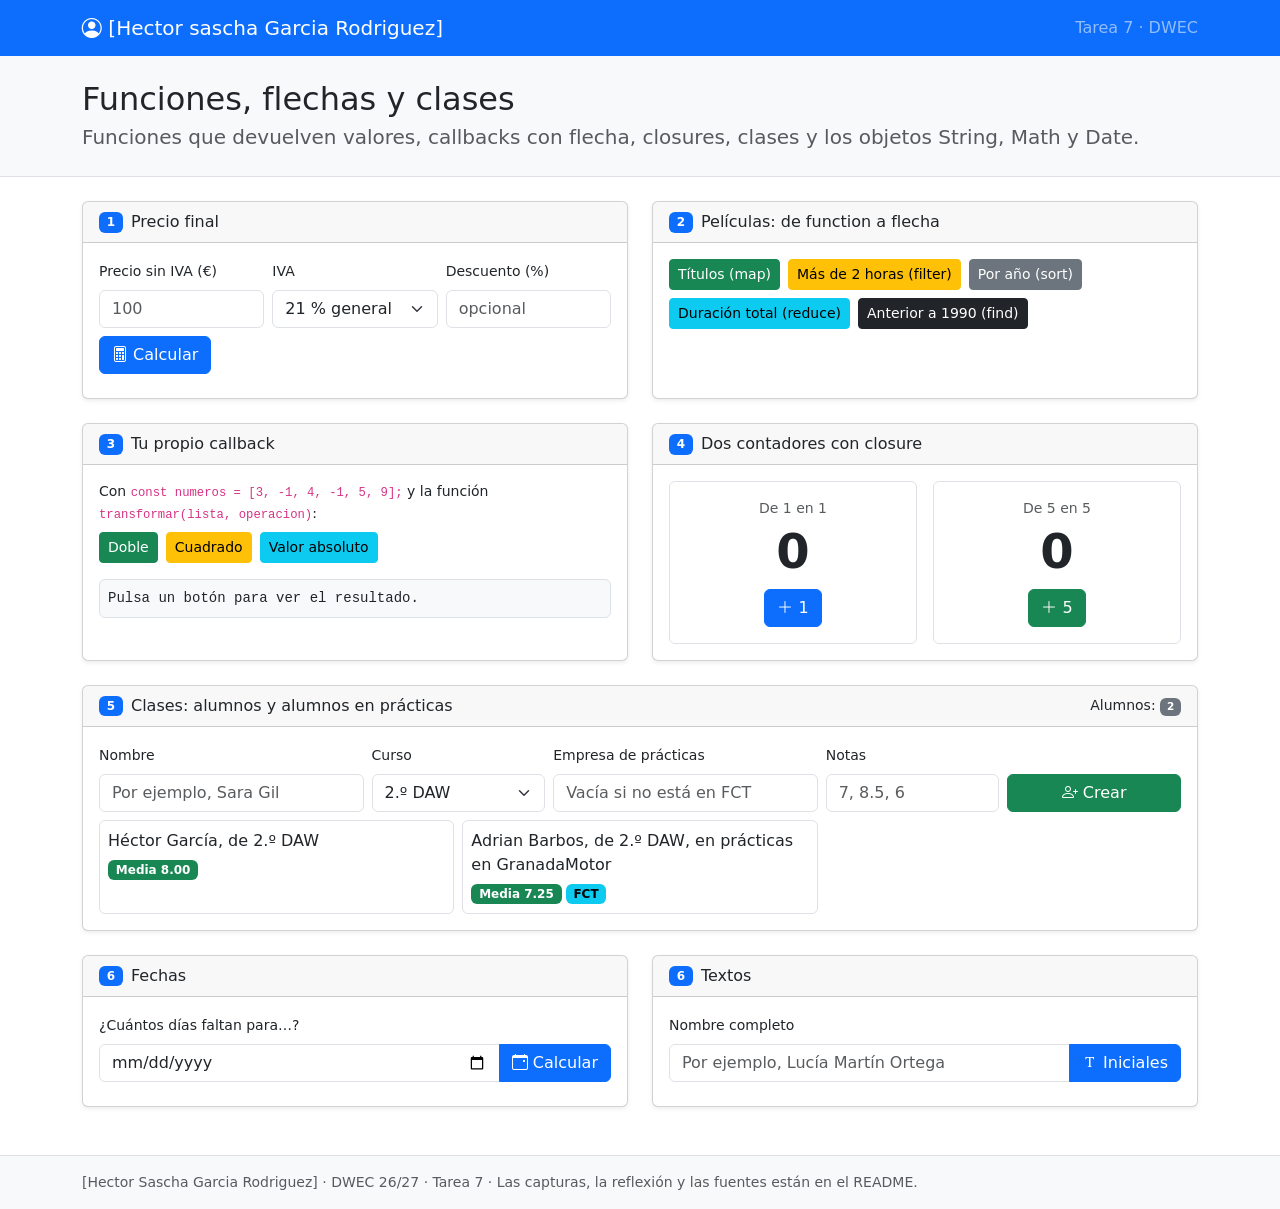
<file: tema07/index.html>
<!DOCTYPE html>
<html lang="es">
<head>
  <meta charset="UTF-8">
  <meta name="viewport" content="width=device-width, initial-scale=1">

  <title>Funciones, flechas y clases · [Hector Sascha Garcia Rodriguez]</title>

  <!-- CSS de Bootstrap -->
  <link href="https://cdn.jsdelivr.net/npm/bootstrap@5.3.8/dist/css/bootstrap.min.css" rel="stylesheet">
  <!-- Iconos de Bootstrap -->
  <link href="https://cdn.jsdelivr.net/npm/bootstrap-icons@1.13.1/font/bootstrap-icons.min.css" rel="stylesheet">
  <!-- Tu JavaScript. Con defer, espera a que se lea todo el HTML antes de ejecutarse: no lo quites -->
  <script src="js/app.js" defer></script>
</head>
<body>

  <!--
    PLANTILLA DE LA TAREA 7
    · El HTML ya está hecho: una card por ejercicio (el 6 tiene dos). Tu trabajo está en js/app.js.
    · No cambies los id que usa el JavaScript (#base, #salida1, #salida2, #numeros3, #cuenta1, #listaAlumnos...)
      ni el onclick de los botones. Si quieres mejorar el aspecto con Bootstrap, adelante, pero manteniéndolos.
    · Todo lo que va entre [corchetes] es un hueco: sustitúyelo por lo tuyo.
  -->

  <!-- NAVBAR con tu nombre -->
  <nav class="navbar bg-primary" data-bs-theme="dark">
    <div class="container">
      <span class="navbar-brand"><i class="bi bi-person-circle"></i> [Hector sascha Garcia Rodriguez]</span>
      <span class="navbar-text">Tarea 7 · DWEC</span>
    </div>
  </nav>

  <!-- CABECERA -->
  <header class="bg-body-tertiary border-bottom py-4 mb-4">
    <div class="container">
      <h1 class="h2 mb-1">Funciones, flechas y clases</h1>
      <p class="lead mb-0 text-body-secondary">Funciones que devuelven valores, callbacks con flecha, closures, clases y los objetos String, Math y Date.</p>
    </div>
  </header>

  <main class="container mb-5">
    <div class="row g-4">

      <!-- EJERCICIO 1 -->
      <div class="col-12 col-lg-6">
        <section class="card h-100 shadow-sm">
          <div class="card-header d-flex align-items-center gap-2">
            <span class="badge text-bg-primary">1</span> Precio final
          </div>
          <div class="card-body">
            <div class="row g-2 mb-2">
              <div class="col-12 col-sm-4">
                <label for="base" class="form-label small">Precio sin IVA (€)</label>
                <input type="number" id="base" class="form-control" min="0" step="0.01" placeholder="100">
              </div>
              <div class="col-6 col-sm-4">
                <label for="iva" class="form-label small">IVA</label>
                <select id="iva" class="form-select">
                  <option value="21">21 % general</option>
                  <option value="10">10 % reducido</option>
                  <option value="4">4 % superreducido</option>
                </select>
              </div>
              <div class="col-6 col-sm-4">
                <label for="descuento" class="form-label small">Descuento (%)</label>
                <input type="number" id="descuento" class="form-control" min="0" max="100" placeholder="opcional">
              </div>
            </div>
            <button type="button" class="btn btn-primary mb-2" onclick="mostrarPrecio()"><i class="bi bi-calculator"></i> Calcular</button>
            <p id="error1" class="text-danger small mb-2 d-none"></p>
            <ul id="salida1" class="list-group"></ul>
          </div>
        </section>
      </div>

      <!-- EJERCICIO 2 -->
      <div class="col-12 col-lg-6">
        <section class="card h-100 shadow-sm">
          <div class="card-header d-flex align-items-center gap-2">
            <span class="badge text-bg-primary">2</span> Películas: de function a flecha
          </div>
          <div class="card-body">
            <div class="d-flex flex-wrap gap-2 mb-2">
              <button type="button" class="btn btn-success btn-sm" onclick="verTitulos()">Títulos (map)</button>
              <button type="button" class="btn btn-warning btn-sm" onclick="verLargas()">Más de 2 horas (filter)</button>
              <button type="button" class="btn btn-secondary btn-sm" onclick="ordenarPorAnio()">Por año (sort)</button>
              <button type="button" class="btn btn-info btn-sm" onclick="verDuracionTotal()">Duración total (reduce)</button>
              <button type="button" class="btn btn-dark btn-sm" onclick="buscarAntigua()">Anterior a 1990 (find)</button>
            </div>
            <p id="mensaje2" class="small text-body-secondary mb-2"></p>
            <ul id="salida2" class="list-group"></ul>
          </div>
        </section>
      </div>

      <!-- EJERCICIO 3 -->
      <div class="col-12 col-lg-6">
        <section class="card h-100 shadow-sm">
          <div class="card-header d-flex align-items-center gap-2">
            <span class="badge text-bg-primary">3</span> Tu propio callback
          </div>
          <div class="card-body">
            <p class="small mb-2">Con <code id="numeros3"></code> y la función <code>transformar(lista, operacion)</code>:</p>
            <div class="d-flex flex-wrap gap-2 mb-3">
              <button type="button" class="btn btn-success btn-sm" onclick="verDobles()">Doble</button>
              <button type="button" class="btn btn-warning btn-sm" onclick="verCuadrados()">Cuadrado</button>
              <button type="button" class="btn btn-info btn-sm" onclick="verAbsolutos()">Valor absoluto</button>
            </div>
            <div id="salida3" class="bg-body-tertiary border rounded p-2 small font-monospace">Pulsa un botón para ver el resultado.</div>
          </div>
        </section>
      </div>

      <!-- EJERCICIO 4 -->
      <div class="col-12 col-lg-6">
        <section class="card h-100 shadow-sm">
          <div class="card-header d-flex align-items-center gap-2">
            <span class="badge text-bg-primary">4</span> Dos contadores con closure
          </div>
          <div class="card-body">
            <div class="row g-3 text-center">
              <div class="col-6">
                <div class="border rounded p-3">
                  <p class="small text-body-secondary mb-1">De 1 en 1</p>
                  <p id="cuenta1" class="display-5 fw-semibold mb-2">0</p>
                  <button type="button" class="btn btn-primary" onclick="sumarUno()"><i class="bi bi-plus-lg"></i> 1</button>
                </div>
              </div>
              <div class="col-6">
                <div class="border rounded p-3">
                  <p class="small text-body-secondary mb-1">De 5 en 5</p>
                  <p id="cuenta5" class="display-5 fw-semibold mb-2">0</p>
                  <button type="button" class="btn btn-success" onclick="sumarCinco()"><i class="bi bi-plus-lg"></i> 5</button>
                </div>
              </div>
            </div>
          </div>
        </section>
      </div>

      <!-- EJERCICIO 5 -->
      <div class="col-12">
        <section class="card shadow-sm">
          <div class="card-header d-flex align-items-center gap-2">
            <span class="badge text-bg-primary">5</span> Clases: alumnos y alumnos en prácticas
            <span class="ms-auto small">Alumnos: <span id="totalAlumnos" class="badge text-bg-secondary">0</span></span>
          </div>
          <div class="card-body">
            <div class="row g-2 align-items-end mb-2">
              <div class="col-12 col-md-3">
                <label for="nombre5" class="form-label small">Nombre</label>
                <input type="text" id="nombre5" class="form-control" placeholder="Por ejemplo, Sara Gil">
              </div>
              <div class="col-6 col-md-2">
                <label for="curso5" class="form-label small">Curso</label>
                <select id="curso5" class="form-select">
                  <option>1.º DAW</option>
                  <option selected>2.º DAW</option>
                </select>
              </div>
              <div class="col-6 col-md-3">
                <label for="empresa5" class="form-label small">Empresa de prácticas</label>
                <input type="text" id="empresa5" class="form-control" placeholder="Vacía si no está en FCT">
              </div>
              <div class="col-12 col-md-2">
                <label for="notas5" class="form-label small">Notas</label>
                <input type="text" id="notas5" class="form-control" placeholder="7, 8.5, 6">
              </div>
              <div class="col-12 col-md-2 d-grid">
                <button type="button" class="btn btn-success" onclick="crearAlumno()"><i class="bi bi-person-plus"></i> Crear</button>
              </div>
            </div>
            <p id="error5" class="text-danger small mb-2 d-none"></p>
            <div id="listaAlumnos" class="row g-2"></div>
          </div>
        </section>
      </div>

      <!-- EJERCICIO 6 -->
      <div class="col-12 col-lg-6">
        <section class="card h-100 shadow-sm">
          <div class="card-header d-flex align-items-center gap-2">
            <span class="badge text-bg-primary">6</span> Fechas
          </div>
          <div class="card-body">
            <label for="fecha6" class="form-label small">¿Cuántos días faltan para…?</label>
            <div class="input-group mb-2">
              <input type="date" id="fecha6" class="form-control">
              <button type="button" class="btn btn-primary" onclick="mostrarDias()"><i class="bi bi-calendar-event"></i> Calcular</button>
            </div>
            <p id="salida6a" class="mb-0"></p>
          </div>
        </section>
      </div>

      <div class="col-12 col-lg-6">
        <section class="card h-100 shadow-sm">
          <div class="card-header d-flex align-items-center gap-2">
            <span class="badge text-bg-primary">6</span> Textos
          </div>
          <div class="card-body">
            <label for="nombre6" class="form-label small">Nombre completo</label>
            <div class="input-group mb-2">
              <input type="text" id="nombre6" class="form-control" placeholder="Por ejemplo, Lucía Martín Ortega">
              <button type="button" class="btn btn-primary" onclick="mostrarIniciales()"><i class="bi bi-fonts"></i> Iniciales</button>
            </div>
            <p id="salida6b" class="mb-0"></p>
          </div>
        </section>
      </div>

    </div>
  </main>

  <footer class="bg-body-tertiary border-top py-3">
    <div class="container small text-body-secondary">
      [Hector Sascha Garcia Rodriguez] · DWEC 26/27 · Tarea 7 · Las capturas, la reflexión y las fuentes están en el README.
    </div>
  </footer>

  <!-- JS de Bootstrap -->
  <script src="https://cdn.jsdelivr.net/npm/bootstrap@5.3.8/dist/js/bootstrap.bundle.min.js"></script>
</body>
</html>
</file>
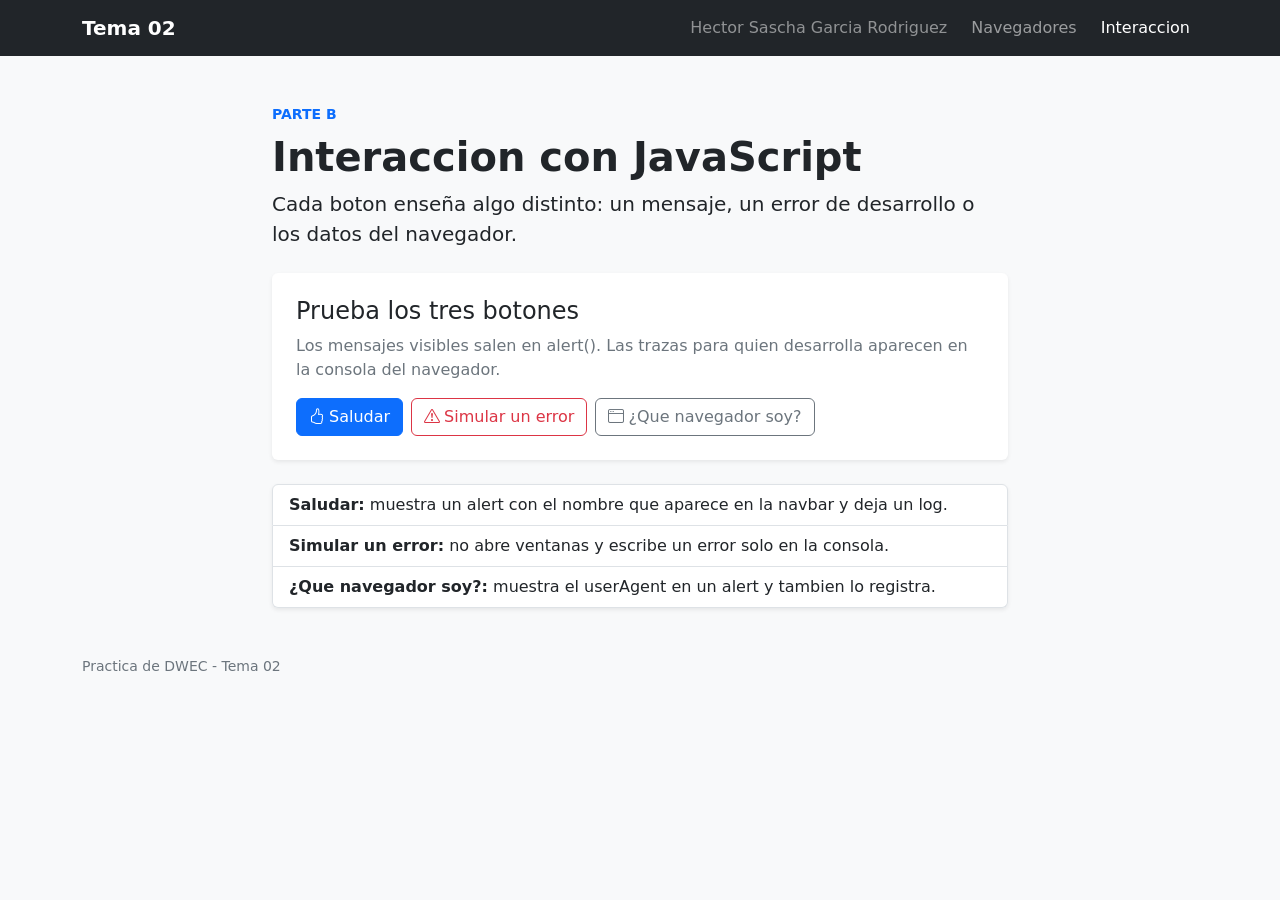
<file: tema02/interaccion.html>
<!doctype html>
<html lang="es">
  <head>
    <!-- Estructura base y viewport para que el ejercicio responda en movil. -->
    <meta charset="utf-8">
    <meta name="viewport" content="width=device-width, initial-scale=1">
    <title>Interaccion con JavaScript | Tema 02</title>

    <!--
      Bootstrap se utiliza como base visual y para el menu responsive.
      Las clases de Bootstrap se cargan desde este CSS externo, no desde
      nuestro archivo estilos.css.
    -->
    <link
      href="https://cdn.jsdelivr.net/npm/bootstrap@5.3.8/dist/css/bootstrap.min.css"
      rel="stylesheet"
      crossorigin="anonymous"
    >
    <!-- Iconos de Bootstrap, incluidos en la plantilla base de la asignatura. -->
    <link
      href="https://cdn.jsdelivr.net/npm/bootstrap-icons@1.13.1/font/bootstrap-icons.min.css"
      rel="stylesheet"
    >
    <link rel="stylesheet" href="css/estilos.css">
  </head>

  <body class="bg-light">
    <!-- Navbar comun a las dos paginas de la practica. -->
    <nav class="navbar navbar-expand-lg navbar-dark bg-dark" aria-label="Navegacion principal">
      <!-- container centra la navbar y mantiene una anchura comoda. -->
      <div class="container">
        <a class="navbar-brand fw-semibold" href="index.html">Tema 02</a>
        <button class="navbar-toggler" type="button" data-bs-toggle="collapse" data-bs-target="#menuPrincipal" aria-controls="menuPrincipal" aria-expanded="false" aria-label="Mostrar navegacion">
          <span class="navbar-toggler-icon"></span>
        </button>
        <div class="collapse navbar-collapse" id="menuPrincipal">
          <ul class="navbar-nav ms-auto align-items-lg-center gap-lg-2">
            <li class="nav-item"><span class="nav-link text-white-50">Hector Sascha Garcia Rodriguez</span></li>
            <li class="nav-item"><a class="nav-link" href="index.html">Navegadores</a></li>
            <li class="nav-item"><a class="nav-link active" aria-current="page" href="interaccion.html">Interaccion</a></li>
          </ul>
        </div>
      </div>
    </nav>

    <!-- La cuadricula responsive de Bootstrap evita que el contenido se desborde. -->
    <main class="container py-4 py-md-5">
      <div class="row justify-content-center">
        <div class="col-12 col-md-10 col-lg-8">
          <header class="mb-4">
            <p class="text-uppercase small fw-bold text-primary mb-2">Parte B</p>
            <h1 class="display-6 fw-bold">Interaccion con JavaScript</h1>
            <p class="lead mb-0">Cada boton enseña algo distinto: un mensaje, un error de desarrollo o los datos del navegador.</p>
          </header>

          <!-- Card de Bootstrap para agrupar los controles de la practica. -->
          <!-- card agrupa los botones; mb-4 deja espacio debajo del componente. -->
          <section class="card border-0 shadow-sm mb-4" aria-labelledby="controles-titulo">
            <div class="card-body p-4">
              <h2 id="controles-titulo" class="h4">Prueba los tres botones</h2>
              <p class="text-secondary">Los mensajes visibles salen en alert(). Las trazas para quien desarrolla aparecen en la consola del navegador.</p>

              <!--
                d-grid y d-sm-flex cambian la disposicion de los botones:
                en movil ocupan el ancho y desde sm pueden ponerse en fila.
              -->
              <div class="d-grid gap-2 d-sm-flex flex-wrap">
                <!-- onclick conecta cada boton con una funcion de js/app.js. -->
                <button class="btn btn-primary" type="button" onclick="saludar()">
                  <i class="bi bi-hand-thumbs-up me-1" aria-hidden="true"></i>Saludar
                </button>
                <button class="btn btn-outline-danger" type="button" onclick="simularError()">
                  <i class="bi bi-exclamation-triangle me-1" aria-hidden="true"></i>Simular un error
                </button>
                <button class="btn btn-outline-secondary" type="button" onclick="mostrarNavegador()">
                  <i class="bi bi-window me-1" aria-hidden="true"></i>¿Que navegador soy?
                </button>
              </div>
            </div>
          </section>

          <!-- List-group: segundo componente Bootstrap que explica los controles. -->
          <!-- list-group es otro componente Bootstrap usado para explicar cada boton. -->
          <section class="list-group shadow-sm" aria-label="Descripcion de los botones">
            <div class="list-group-item">
              <strong>Saludar:</strong> muestra un alert con el nombre que aparece en la navbar y deja un log.
            </div>
            <div class="list-group-item">
              <strong>Simular un error:</strong> no abre ventanas y escribe un error solo en la consola.
            </div>
            <div class="list-group-item">
              <strong>¿Que navegador soy?:</strong> muestra el userAgent en un alert y tambien lo registra.
            </div>
          </section>
        </div>
      </div>
    </main>

    <footer class="container pb-4 text-secondary small">Practica de DWEC - Tema 02</footer>

    <!-- Bootstrap se carga antes del JavaScript propio para que funcione el menu. -->
    <script
      src="https://cdn.jsdelivr.net/npm/bootstrap@5.3.8/dist/js/bootstrap.bundle.min.js"
      crossorigin="anonymous"
    ></script>
    <!-- La practica pide que todo el codigo propio este en este archivo externo. -->
    <script src="js/app.js"></script>
  </body>
</html>
</file>
<file: tema02/css/estilos.css>
/*
  Estos son solo ajustes pequeños para que el contenido respire un poco mas.
  La estructura principal y los componentes visuales vienen de Bootstrap.

  Bootstrap no esta copiado en este archivo: se carga mediante CDN desde los
  dos HTML. De esta forma, container, row, card, btn, navbar y table son
  clases que aporta Bootstrap, mientras que las reglas de abajo son propias.
*/

/* Limita la anchura del texto largo para que resulte mas facil de leer. */
article p {
  line-height: 1.65;
}

/* Evita que el nombre largo de la navbar se pegue a los enlaces en movil. */
.navbar .text-white-50 {
  white-space: normal;
}
</file>
